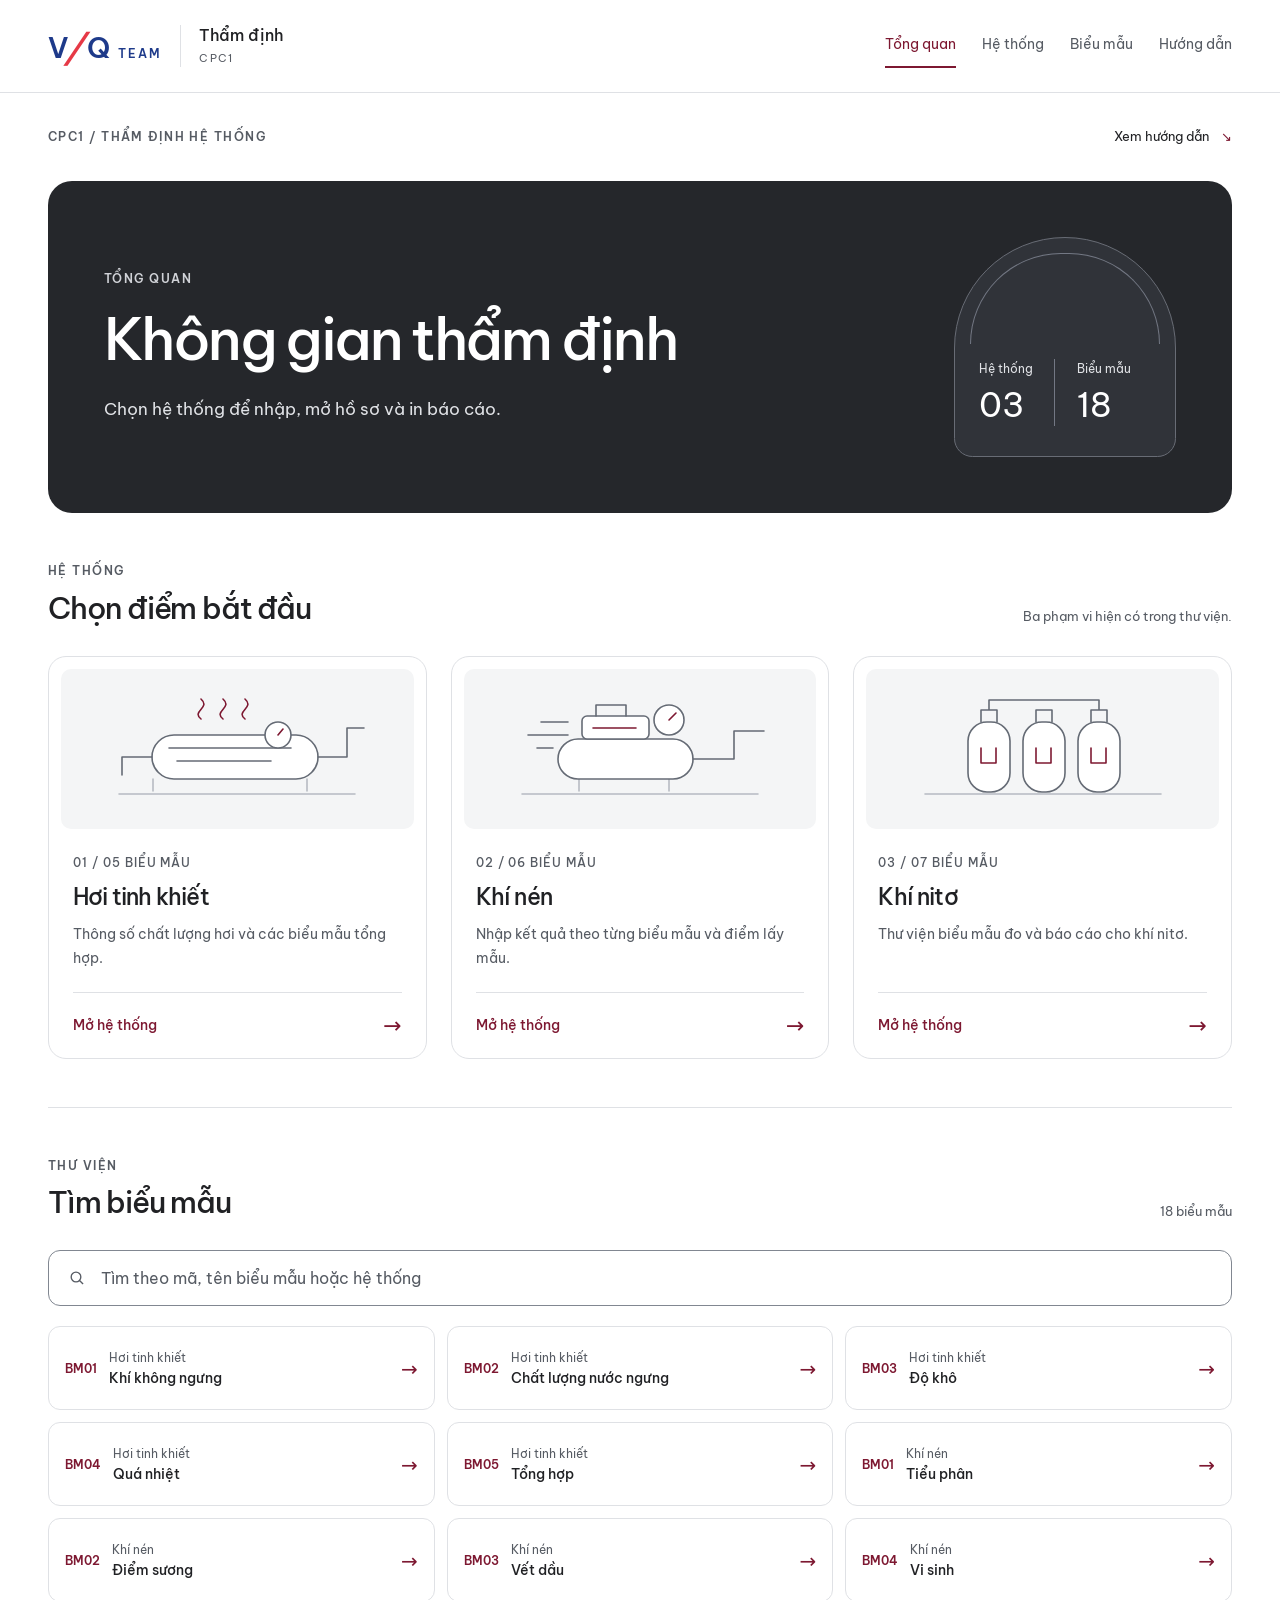
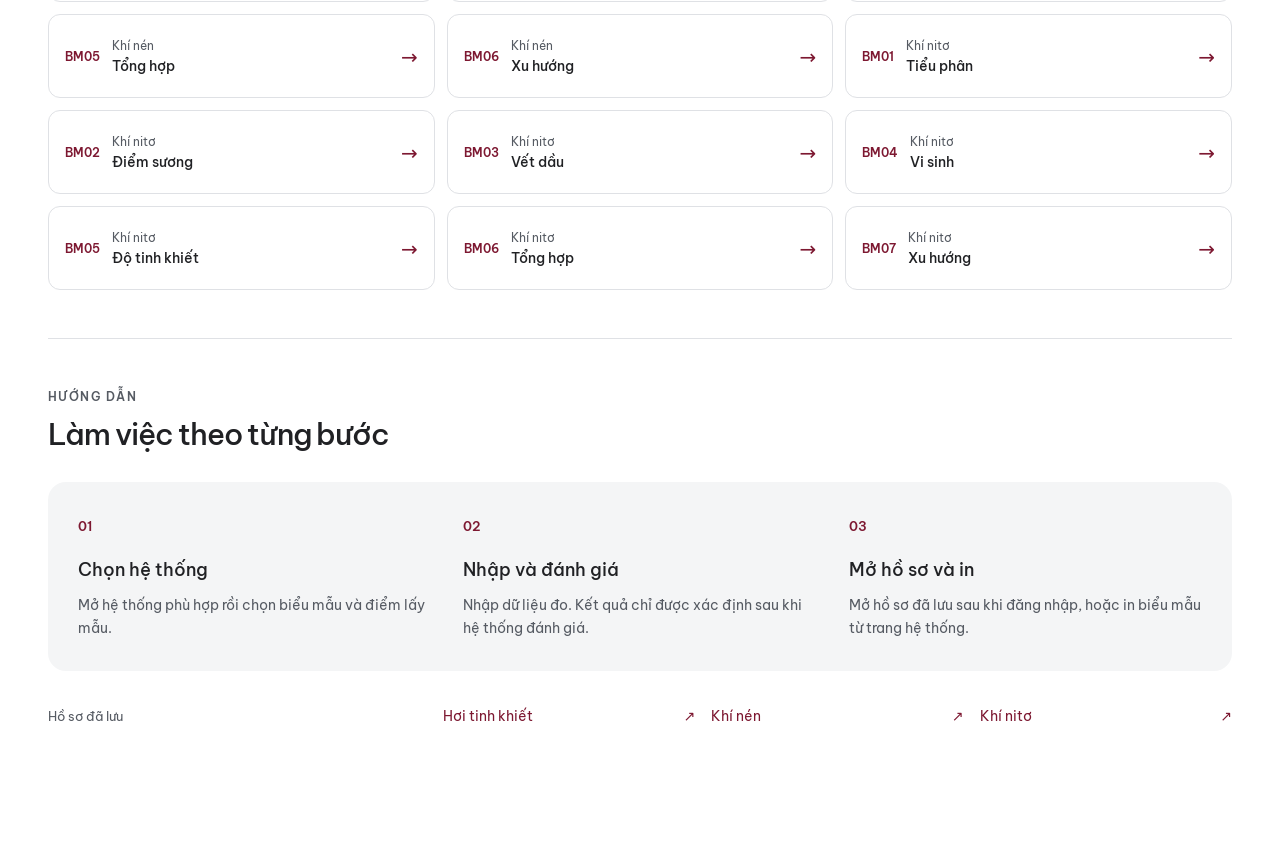
<file: index.html>
<!doctype html>
<html lang="vi">
  <head>
    <meta charset="utf-8" />
    <meta name="viewport" content="width=device-width, initial-scale=1" />
    <meta name="color-scheme" content="light" />
    <title>Thẩm định | CPC1</title>
    <link rel="stylesheet" href="./theme.css" />
    <link rel="stylesheet" href="./home.css" />
    <link rel="stylesheet" href="./brand.css">
  <link rel="icon" type="image/svg+xml" href="./favicon.svg">
</head>
  <body>
    <a class="skip-link" href="#main-content">Bỏ qua điều hướng</a>
    <div class="home-shell">
      <aside class="home-sidebar" aria-label="Điều hướng chính">
        <a class="home-brand" href="./index.html" aria-label="V/Q team, Thẩm định, trang tổng quan"><span class="vq-wordmark" role="img" aria-label="V/Q team"><b>V</b><i aria-hidden="true">/</i><b>Q</b><small>team</small></span><span class="brand-product"><strong>Thẩm định</strong><small>CPC1</small></span></a>
        <nav class="primary-nav" aria-label="Khu vực">
          <a href="#tong-quan" aria-current="page"
            ><svg viewBox="0 0 24 24" aria-hidden="true">
              <path
                d="M4 4h6v6H4zM14 4h6v6h-6zM4 14h6v6H4zM14 14h6v6h-6z"
              /></svg
            >Tổng quan</a
          ><a href="#he-thong"
            ><svg viewBox="0 0 24 24" aria-hidden="true">
              <path d="M4 7h16M4 12h16M4 17h10" /></svg
            >Hệ thống</a
          ><a href="#bieu-mau"
            ><svg viewBox="0 0 24 24" aria-hidden="true">
              <path d="M7 3h8l3 3v15H7zM15 3v4h4M10 12h5M10 16h5" /></svg
            >Biểu mẫu</a
          ><a href="#huong-dan"
            ><svg viewBox="0 0 24 24" aria-hidden="true">
              <circle cx="12" cy="12" r="8" />
              <path
                d="M9.8 9a2.4 2.4 0 1 1 3.7 2c-.9.5-1.5 1-1.5 2.1M12 16.8h.01"
              /></svg
            >Hướng dẫn</a
          >
        </nav>
        <p class="sidebar-note">
          Không gian làm việc cho hồ sơ thẩm định hệ thống.
        </p>
      </aside>
      <main id="main-content" tabindex="-1">
        <header class="home-header">
          <p class="section-kicker">CPC1 / THẨM ĐỊNH HỆ THỐNG</p>
          <a class="header-guide" href="#huong-dan"
            >Xem hướng dẫn <span aria-hidden="true">↘</span></a
          >
        </header>
        <section id="tong-quan" class="intro" aria-labelledby="page-title">
          <div>
            <p class="eyebrow">TỔNG QUAN</p>
            <h1 id="page-title">Không gian thẩm định</h1>
            <p class="lede">Chọn hệ thống để nhập, mở hồ sơ và in báo cáo.</p>
          </div>
          <dl class="scope-counts" aria-label="Phạm vi thư viện hiện có">
            <div>
              <dt>Hệ thống</dt>
              <dd>03</dd>
            </div>
            <div>
              <dt>Biểu mẫu</dt>
              <dd>18</dd>
            </div>
          </dl>
        </section>
        <section
          id="he-thong"
          class="systems-section"
          aria-labelledby="systems-title"
        >
          <div class="section-heading">
            <div>
              <p class="eyebrow">HỆ THỐNG</p>
              <h2 id="systems-title">Chọn điểm bắt đầu</h2>
            </div>
            <p>Ba phạm vi hiện có trong thư viện.</p>
          </div>
          <div class="systems-grid">
            <article class="system-card">
              <div class="card-icon"><svg viewBox="0 0 300 140" aria-hidden="true"><path d="M32 115h236M66 112v-12M220 112v-12" stroke="#b7bbc2"/><rect x="65" y="56" width="166" height="44" rx="22" fill="#fff"/><path d="M82 69h122M90 82h94M231 78h29V49h17M65 78H35V96"/><circle cx="191" cy="56" r="13" fill="#fff"/><path d="m191 56 5-6M114 40c-10-8 10-11 0-20M136 40c-10-8 10-11 0-20M158 40c-10-8 10-11 0-20" stroke="#7d1831"/></svg></div>
              <p class="card-index">01 / 05 BIỂU MẪU</p>
              <h3>Hơi tinh khiết</h3>
              <p>Thông số chất lượng hơi và các biểu mẫu tổng hợp.</p>
              <a href="./steam.html"
                >Mở hệ thống <span aria-hidden="true">→</span></a
              >
            </article>
            <article class="system-card">
              <div class="card-icon"><svg viewBox="0 0 300 140" aria-hidden="true"><path d="M32 115h236M89 100v12M179 100v12" stroke="#b7bbc2"/><rect x="68" y="60" width="135" height="40" rx="20" fill="#fff"/><rect x="92" y="37" width="67" height="23" rx="5" fill="#fff"/><path d="M106 37V26h30v11M203 80h41V52h30M51 43h27M38 56h40M47 69h16"/><circle cx="179" cy="41" r="15" fill="#fff"/><path d="m179 41 7-7M103 49h43" stroke="#7d1831"/></svg></div>
              <p class="card-index">02 / 06 BIỂU MẪU</p>
              <h3>Khí nén</h3>
              <p>Nhập kết quả theo từng biểu mẫu và điểm lấy mẫu.</p>
              <a href="./gas.html?system=air"
                >Mở hệ thống <span aria-hidden="true">→</span></a
              >
            </article>
            <article class="system-card">
              <div class="card-icon"><svg viewBox="0 0 300 140" aria-hidden="true"><path d="M32 115h236" stroke="#b7bbc2"/><rect x="75" y="43" width="42" height="70" rx="19" fill="#fff"/><rect x="130" y="43" width="42" height="70" rx="19" fill="#fff"/><rect x="185" y="43" width="42" height="70" rx="19" fill="#fff"/><path d="M88 43V31h16v12M143 43V31h16v12M198 43V31h16v12M96 31V21h110v10"/><path d="M88 69v15h15V69M143 69v15h15V69M198 69v15h15V69" stroke="#7d1831"/></svg></div>
              <p class="card-index">03 / 07 BIỂU MẪU</p>
              <h3>Khí nitơ</h3>
              <p>Thư viện biểu mẫu đo và báo cáo cho khí nitơ.</p>
              <a href="./gas.html?system=nitrogen"
                >Mở hệ thống <span aria-hidden="true">→</span></a
              >
            </article>
          </div>
        </section>
        <section
          id="bieu-mau"
          class="library-section"
          aria-labelledby="library-title"
        >
          <div class="section-heading">
            <div>
              <p class="eyebrow">THƯ VIỆN</p>
              <h2 id="library-title">Tìm biểu mẫu</h2>
            </div>
            <p id="form-count" aria-live="polite">18 biểu mẫu</p>
          </div>
          <label class="form-search" for="form-search"
            ><svg viewBox="0 0 24 24" aria-hidden="true">
              <circle cx="10.8" cy="10.8" r="5.8" />
              <path d="m15 15 4.3 4.3" /></svg
            ><span class="sr-only">Tìm theo mã, tên biểu mẫu hoặc hệ thống</span
            ><input
              id="form-search"
              type="search"
              placeholder="Tìm theo mã, tên biểu mẫu hoặc hệ thống"
              autocomplete="off"
          /></label>
          <div id="form-results" class="form-results" aria-live="polite"></div>
          <p id="empty-results" class="empty-results" hidden>
            Chưa tìm thấy biểu mẫu phù hợp. Thử tìm theo mã BM hoặc tên hệ
            thống.
          </p>
        </section>
        <section
          id="huong-dan"
          class="guides-section"
          aria-labelledby="guides-title"
        >
          <div class="section-heading">
            <div>
              <p class="eyebrow">HƯỚNG DẪN</p>
              <h2 id="guides-title">Làm việc theo từng bước</h2>
            </div>
          </div>
          <div class="guides-grid">
            <article>
              <span>01</span>
              <h3>Chọn hệ thống</h3>
              <p>Mở hệ thống phù hợp rồi chọn biểu mẫu và điểm lấy mẫu.</p>
            </article>
            <article>
              <span>02</span>
              <h3>Nhập và đánh giá</h3>
              <p>
                Nhập dữ liệu đo. Kết quả chỉ được xác định sau khi hệ thống đánh
                giá.
              </p>
            </article>
            <article>
              <span>03</span>
              <h3>Mở hồ sơ và in</h3>
              <p>
                Mở hồ sơ đã lưu sau khi đăng nhập, hoặc in biểu mẫu từ trang hệ
                thống.
              </p>
            </article>
          </div>
          <div class="record-links" aria-label="Mở hồ sơ đã lưu theo hệ thống">
            <p>Hồ sơ đã lưu</p>
            <a href="./steam.html?view=records"
              >Hơi tinh khiết <span aria-hidden="true">↗</span></a
            ><a href="./gas.html?system=air&amp;view=records"
              >Khí nén <span aria-hidden="true">↗</span></a
            ><a href="./gas.html?system=nitrogen&amp;view=records"
              >Khí nitơ <span aria-hidden="true">↗</span></a
            >
          </div>
        </section>
      </main>
    </div>
    <script src="./home.js" defer></script>
  </body>
</html>
</file>
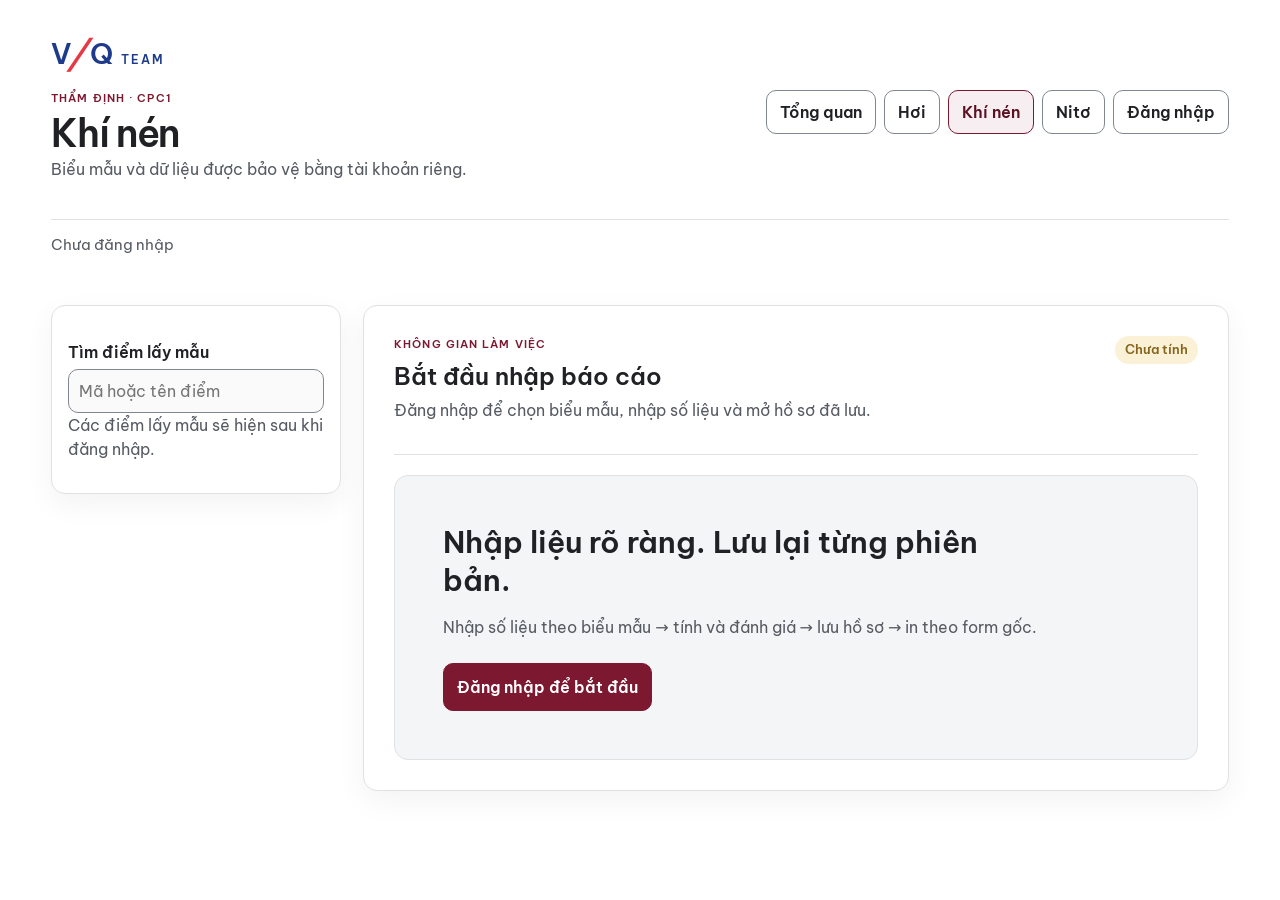
<file: gas.html>
<!doctype html>
<html lang="vi">
<head>
  <meta charset="utf-8">
  <meta name="viewport" content="width=device-width,initial-scale=1">
  <title>Thẩm định | Khí nén và Nitơ</title>
  <link rel="stylesheet" href="./gas.css">
  <link rel="stylesheet" href="./theme.css">
  <link rel="stylesheet" href="./brand.css">
  <link rel="icon" type="image/svg+xml" href="./favicon.svg">
</head>
<body>
  <a class="skip-link" href="#form-body">Đi đến vùng nhập liệu</a>
  <main class="shell">
    <a class="brand-identity" href="./index.html" aria-label="V/Q team, trang tổng quan"><span class="vq-wordmark" role="img" aria-label="V/Q team"><b>V</b><i aria-hidden="true">/</i><b>Q</b><small>team</small></span></a>
    <header class="masthead">
      <div><p class="eyebrow">THẨM ĐỊNH · CPC1</p><h1 id="page-title">Khí nén</h1><p id="formula-version" class="muted">Đang tải cấu hình…</p></div>
      <div class="top-actions"><a class="link-button" href="./index.html">Tổng quan</a><a class="link-button" href="./steam.html">Hơi</a><button id="air" class="system-choice" type="button" aria-pressed="true">Khí nén</button><button id="nitrogen" class="system-choice" type="button" aria-pressed="false">Nitơ</button><button id="auth-button" type="button" hidden>Đăng nhập</button></div>
    </header>
    <p id="connection" class="connection" role="status">Đang kết nối máy chủ…</p>
    <div id="message" class="message" role="status" aria-live="polite"></div>
    <div id="error-summary" class="error-summary" tabindex="-1" hidden></div>
    <div class="workspace">
      <aside class="sidebar" aria-label="Biểu mẫu và điểm lấy mẫu">
        <nav id="form-tabs" class="form-tabs" aria-label="Biểu mẫu"></nav>
        <label class="search-label" for="point-search">Tìm điểm lấy mẫu</label>
        <input id="point-search" type="search" placeholder="Mã hoặc tên điểm">
        <p id="point-count" class="muted"></p>
        <div id="point-list" class="point-list" role="listbox" aria-label="Điểm lấy mẫu"></div>
      </aside>
      <form id="entry-form" novalidate>
        <section class="content" aria-labelledby="form-title">
          <div class="content-heading"><div><p id="form-kind" class="eyebrow"></p><h2 id="form-title">Đang tải</h2><p id="form-description" class="muted"></p></div><span id="form-status" class="status incomplete">Chưa tính</span></div>
          <div id="form-body"></div>
        </section>
        <footer class="actionbar">
          <span id="record-state" class="record-state">Chưa lưu trên hệ thống</span>
          <div class="actions"><button id="draft-download" type="button">Tải bản nháp</button><button id="draft-open" type="button">Mở bản nháp</button><input id="draft-file" type="file" accept="application/json" hidden><button id="record-load" type="button">Hồ sơ đã lưu</button><button id="record-save" type="button">Lưu hồ sơ</button><button id="evaluate" type="submit" class="primary">Tính và đánh giá</button><button id="print" type="button" class="primary">In biểu mẫu</button></div>
        </footer>
      </form>
    </div>
  </main>
  <dialog id="auth-dialog"><form id="auth-form" method="dialog"><h2>Đăng nhập</h2><p>Đăng nhập để mở và lưu hồ sơ trên Supabase.</p><label>Email<input id="auth-email" type="email" autocomplete="email" required></label><label>Mật khẩu<input id="auth-password" type="password" autocomplete="current-password" required></label><p id="auth-error" class="field-error" role="alert"></p><menu><button id="auth-close" type="button">Đóng</button><button class="primary" type="submit">Đăng nhập</button></menu></form></dialog>
  <dialog id="records-dialog"><div class="dialog-content"><div class="dialog-heading"><h2>Hồ sơ khí đã lưu</h2><button id="records-close" type="button">Đóng</button></div><div id="records-list"></div></div></dialog>
  <script src="./runtime-config.js" defer></script>
<script src="./cloud.js" defer></script>
<script src="./gas-api.js" defer></script>
  <script src="./gas.js" defer></script>
</body>
</html>
</file>
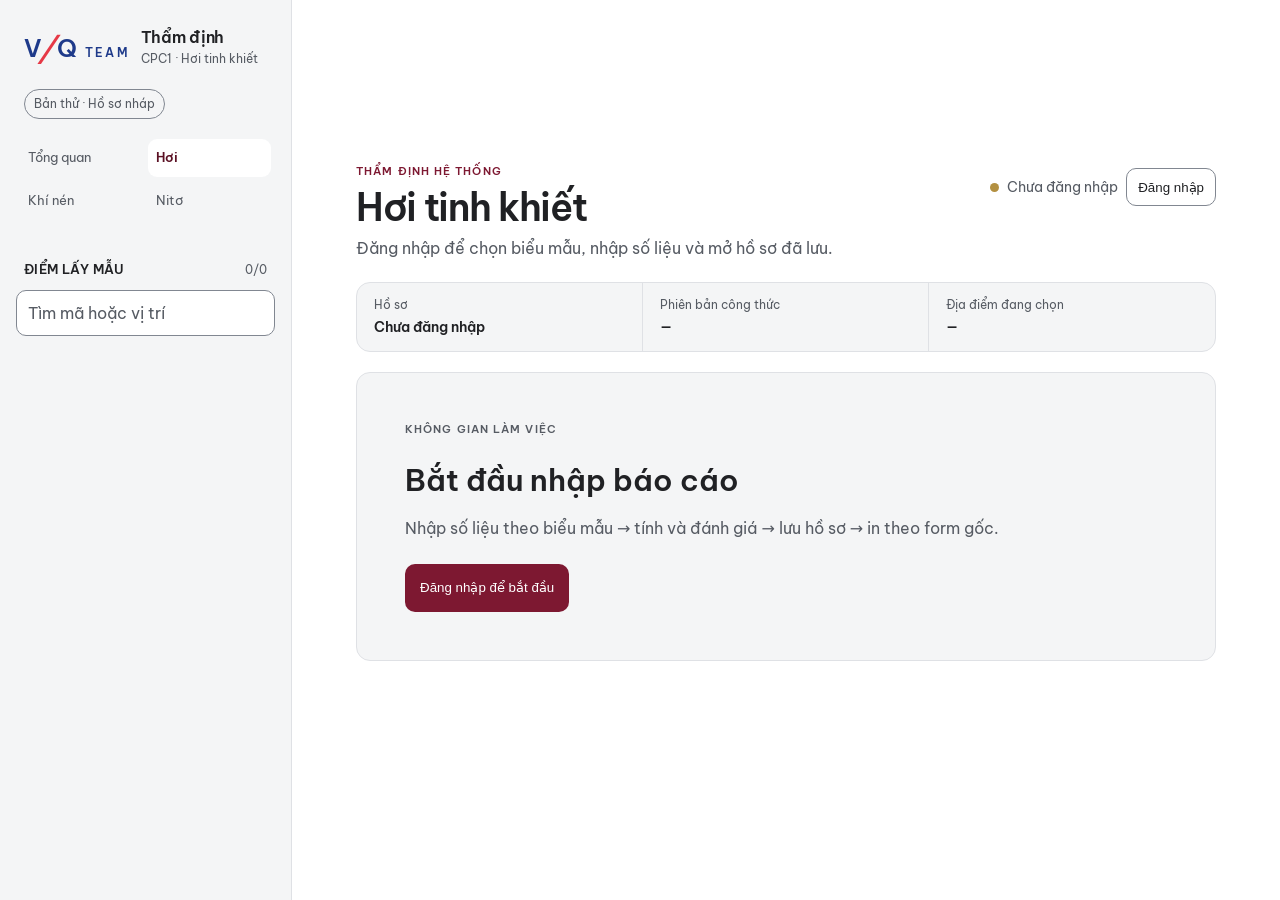
<file: steam.html>
<!doctype html>
<html lang="vi">
<head>
  <meta charset="utf-8">
  <meta name="viewport" content="width=device-width, initial-scale=1">
  <meta name="color-scheme" content="light">
  <title>Thẩm định | Hơi tinh khiết</title>
  <link rel="stylesheet" href="./styles.css">
  <link rel="stylesheet" href="./dialog.css">
  <link rel="stylesheet" href="./responsive.css">
  <link rel="stylesheet" href="./theme.css">
  <link rel="stylesheet" href="./brand.css">
  <link rel="icon" type="image/svg+xml" href="./favicon.svg">
</head>
<body>
  <a class="skip-link" href="#main-content">Bỏ qua điều hướng</a>
  <div class="app-shell">
    <aside class="sidebar" aria-label="Biểu mẫu thử nghiệm">
      <div class="brand"><span class="vq-wordmark" role="img" aria-label="V/Q team"><b>V</b><i aria-hidden="true">/</i><b>Q</b><small>team</small></span><span><strong>Thẩm định</strong><small>CPC1 · Hơi tinh khiết</small></span></div>
      <p class="prototype">Bản thử · Hồ sơ nháp</p>
      <nav class="system-links" aria-label="Chọn hệ thống"><a href="./index.html">Tổng quan</a><a href="./steam.html" aria-current="page">Hơi</a><a href="./gas.html?system=air">Khí nén</a><a href="./gas.html?system=nitrogen">Nitơ</a></nav>
      <nav id="form-nav" class="form-nav" aria-label="Chọn biểu mẫu"></nav>
      <section class="location-panel" aria-labelledby="location-heading">
        <div class="panel-title"><h2 id="location-heading">Điểm lấy mẫu</h2><span id="location-count">0/0</span></div>
        <label class="search"><span class="sr-only">Tìm điểm lấy mẫu</span><input id="location-search" type="search" placeholder="Tìm mã hoặc vị trí"></label>
        <div id="location-list" class="location-list" role="list"></div>
      </section>
    </aside>
    <main id="main-content" class="content" tabindex="-1">
      <header class="topbar">
        <div><p class="eyebrow">THẨM ĐỊNH HỆ THỐNG</p><h1 id="form-title">Đang tải biểu mẫu…</h1><p id="form-subtitle" class="muted">Kết quả chỉ có hiệu lực sau khi máy chủ đánh giá.</p></div>
        <div class="connection"><span id="connection-dot" class="dot" aria-hidden="true"></span><span id="connection-text">Đang kết nối máy chủ</span><button id="auth-button" class="button secondary auth-button" type="button">Đăng nhập</button></div>
      </header>
      <div id="message" class="message" role="status" aria-live="polite" hidden></div>
      <section id="error-summary" class="error-summary" role="alert" tabindex="-1" hidden></section>
      <section class="context-card" aria-label="Thông tin bản thử">
        <div><span>Hồ sơ</span><strong id="record-state">Chế độ xem trước — chưa lưu</strong></div>
        <div><span>Phiên bản công thức</span><strong id="formula-version">—</strong></div>
        <div><span>Địa điểm đang chọn</span><strong id="current-location">—</strong></div>
      </section>
      <form id="entry-form" novalidate>
        <div id="form-body"></div>
        <div class="action-bar">
          <p id="draft-state" class="draft-state">Chưa có kết quả tính.</p>
          <div class="actions">
            <button id="draft-open" class="button secondary" type="button">Mở bản nháp</button>
            <button id="draft-download" class="button secondary" type="button">Tải bản nháp</button>
            <button id="record-load" class="button secondary" type="button">Hồ sơ đã lưu</button>
            <button id="record-save" class="button secondary" type="button">Lưu hồ sơ</button>
            <button id="evaluate" class="button primary" type="submit">Tính và đánh giá</button>
            <button id="print" class="button print" type="button">In biểu mẫu</button>
          </div>
          <input id="draft-file" type="file" accept="application/json,.json" hidden>
        </div>
      </form>
    </main>
  </div>
  <template id="field-template"><div class="field"><label></label><input><p class="field-help"></p><p class="field-error" role="alert"></p></div></template>
  <dialog id="auth-dialog" aria-labelledby="auth-title"><form id="auth-form" class="dialog-form"><div class="dialog-head"><h2 id="auth-title">Đăng nhập CPC1</h2><button id="auth-close" class="dialog-close" type="button" aria-label="Đóng">×</button></div><p>Nhập tài khoản được cấp để truy cập hồ sơ Supabase.</p><label>Email<input id="auth-email" type="email" autocomplete="email" required maxlength="160"></label><label>Mật khẩu<input id="auth-password" type="password" autocomplete="current-password" required maxlength="256"></label><p id="auth-error" class="field-error" role="alert"></p><button class="button primary" type="submit">Đăng nhập</button></form></dialog>
  <dialog id="records-dialog" aria-labelledby="records-title"><section class="dialog-form"><div class="dialog-head"><h2 id="records-title">Hồ sơ đã lưu</h2><button id="records-close" class="dialog-close" type="button" aria-label="Đóng">×</button></div><p id="records-note">Chọn hồ sơ để mở.</p><div id="records-list" class="records-list"></div></section></dialog>
  <script src="./runtime-config.js" defer></script>
  <script src="./cloud.js" defer></script>
  <script src="./api.js" defer></script>
  <script src="./app.js" defer></script>
</body>
</html>
</file>
<file: theme.css>
@font-face {
  font-family: "Be Vietnam Pro";
  src: url("./fonts/BeVietnamPro-Regular.ttf") format("truetype");
  font-style: normal;
  font-weight: 400;
  font-display: swap;
}
@font-face {
  font-family: "Be Vietnam Pro";
  src: url("./fonts/BeVietnamPro-Medium.ttf") format("truetype");
  font-style: normal;
  font-weight: 500;
  font-display: swap;
}
@font-face {
  font-family: "Be Vietnam Pro";
  src: url("./fonts/BeVietnamPro-SemiBold.ttf") format("truetype");
  font-style: normal;
  font-weight: 600;
  font-display: swap;
}

:root {
  --td-bg: #ffffff;
  --td-surface: #ffffff;
  --td-ink: #202124;
  --td-muted: #565b63;
  --td-line: #dfe1e5;
  --td-accent: #7d1831;
  --td-accent-deep: #5b1124;
  --td-accent-soft: #f7eef1;
  --td-pass: #296247;
  --td-pass-soft: #e6f0e9;
  --td-fail: #a63a35;
  --td-fail-soft: #fae9e7;
  --td-warning: #86651d;
  --td-warning-soft: #faf1d7;
  --td-neutral-soft: #f4f5f6;
  --td-control-line: #818791;
  --td-radius: 14px;
  --td-shadow: 0 10px 30px rgb(22 24 28 / 5%);
  --td-focus: #1e3a8a;
}

body { font-family: "Be Vietnam Pro", ui-sans-serif, system-ui, -apple-system, "Segoe UI", Arial, sans-serif; }

@media (max-width: 760px) {
  .shell { padding: 20px 12px 48px; }
  .masthead { display: block; }
  .top-actions { margin-top: 16px; }
  .workspace { grid-template-columns: minmax(0, 1fr); }
  .workspace > .sidebar { position: static; }
  .point-list { max-height: 250px; }
  .content-heading { display: block; }
  .content-heading .status { margin-top: 10px; }
  .summary-row { grid-template-columns: minmax(0, 1fr); }
  .actionbar { position: static; }
  .actionbar .actions { width: 100%; }
  .actionbar .actions button { flex: 1 1 145px; }
}

@media (max-width: 390px) {
  .shell { padding: 14px 8px 32px; }
  .workspace > .content, .workspace > .sidebar { padding: 14px; }
  .actionbar .actions button { flex-basis: 100%; }
  .field-grid { grid-template-columns: minmax(0, 1fr); }
}

@media (prefers-reduced-motion: reduce) {
  *, *::before, *::after { scroll-behavior: auto !important; transition: none !important; }
}
.action-bar[hidden], .actionbar[hidden] { display: none !important; }
.entry-welcome { padding: clamp(24px, 4vw, 48px); border: 1px solid var(--td-line); border-radius: var(--td-radius); background: var(--td-neutral-soft); }
.entry-welcome h2, .entry-welcome h3 { max-width: 28ch; margin-bottom: 16px; font-size: clamp(22px, 3vw, 30px); line-height: 1.25; }
.entry-welcome p { max-width: 58ch; color: var(--td-muted); margin-bottom: 24px; }
.entry-welcome button { min-height: 48px; }

/* Keep each populated trial and its result visible without horizontal scrolling. */
.trial-groups { display: grid; gap: 24px; min-width: 0; }
.trial-group { min-width: 0; margin: 0; padding: 20px; border: 1px solid var(--td-line); border-radius: 16px; }
.trial-group legend { padding: 0 8px; font-size: 16px; font-weight: 600; }
.trial-fields { display: grid; grid-template-columns: repeat(3, minmax(0, 1fr)); gap: 12px 20px; }
.trial-group .result-box { margin-top: 12px; padding-top: 16px; border-top: 1px solid var(--td-line); }
@media (max-width: 1100px) { .trial-fields { grid-template-columns: repeat(2, minmax(0, 1fr)); } }
@media (max-width: 560px) { .trial-group { padding: 16px 12px; } .trial-fields { grid-template-columns: minmax(0, 1fr); } }
@media (min-width: 881px) {
  .app-shell > .sidebar { position: sticky; top: 0; align-self: start; height: 100dvh; min-height: 0; overflow-y: auto; }
  .app-shell > .sidebar > :not(.location-panel) { flex-shrink: 0; }
  .app-shell .location-panel { margin-top: 0; min-height: 180px; flex: 1; }
  .app-shell .location-list { max-height: none; }
}
</file>
<file: home.css>
* { box-sizing: border-box; }
html { scroll-behavior: smooth; scroll-padding-top: 24px; }
body { margin: 0; background: var(--td-bg); color: var(--td-ink); font: 16px/1.65 "Be Vietnam Pro", system-ui, sans-serif; }
.sr-only { position:absolute; width:1px; height:1px; padding:0; margin:-1px; overflow:hidden; clip-path:inset(50%); white-space:nowrap; border:0; }
.skip-link { position:fixed; z-index:20; top:10px; left:10px; padding:12px 18px; background:var(--td-ink); color:white; transform:translateY(-160%); border-radius:8px; }
.skip-link:focus { transform:none; }
.home-shell { min-height:100vh; }
.home-sidebar { display:flex; align-items:center; justify-content:space-between; gap:32px; padding:24px max(32px,calc((100vw - 1184px)/2)); border-bottom:1px solid var(--td-line); background:#fff; }
.home-brand { display:flex; align-items:center; gap:18px; width:max-content; color:inherit; text-decoration:none; }
.home-brand > .brand-product { border-left:1px solid var(--td-line); padding-left:18px; }
.brand-product strong { display:block; font-size:16px; font-weight:500; line-height:1.3; }
.brand-product small { display:block; color:var(--td-muted); font-size:11px; letter-spacing:.12em; margin-top:4px; }
.primary-nav { display:flex; align-items:center; gap:26px; }
.primary-nav a { display:flex; align-items:center; gap:8px; min-height:44px; padding:6px 0; border-bottom:2px solid transparent; color:var(--td-muted); text-decoration:none; font-size:14px; }
.primary-nav a:hover, .primary-nav a[aria-current] { color:var(--td-accent); border-color:var(--td-accent); }
.primary-nav svg { display:none; }
.sidebar-note { display:none; }
main { width:min(1280px,100%); margin:0 auto; padding:0 48px 72px; }
.home-header { display:flex; justify-content:space-between; align-items:center; gap:20px; padding:22px 0; }
.section-kicker, .eyebrow { margin:0; font-size:12px; font-weight:600; letter-spacing:.12em; color:var(--td-muted); }
.header-guide { display:inline-flex; align-items:center; gap:12px; min-height:44px; font-size:13px; text-decoration:none; color:var(--td-ink); }
.header-guide span { color:var(--td-accent); }
.intro { position:relative; display:flex; align-items:center; justify-content:space-between; gap:42px; padding:56px; background:#25272b; color:#fff; border-radius:24px; overflow:hidden; }
.intro > div { flex:1; min-width:0; }
.intro .eyebrow { color:#d0d2d7; }
.intro h1 { max-width:700px; margin:16px 0 22px; font-size:clamp(36px,4.5vw,60px); font-weight:500; line-height:1.18; letter-spacing:-.045em; text-wrap:balance; }
.lede { max-width:560px; margin:0; font-size:17px; line-height:1.75; color:#e0e2e6; }
.scope-counts { position:relative; display:flex; align-items:flex-end; flex:0 0 222px; min-height:220px; margin:0; padding:30px 24px; border:1px solid #686c75; border-radius:120px 120px 20px 20px; background:#303339; }
.scope-counts::before { content:""; position:absolute; inset:15px 15px 112px; border:1px solid #737884; border-bottom:0; border-radius:100px 100px 0 0; pointer-events:none; }
.scope-counts div { flex:1; min-width:0; }
.scope-counts div + div { padding-left:22px; border-left:1px solid #737884; }
.scope-counts dt { font-size:12px; color:#e0e2e6; }
.scope-counts dd { margin:6px 0 0; font-size:34px; font-weight:400; line-height:1.2; }
.systems-section, .library-section, .guides-section { padding:48px 0; }
.library-section, .guides-section { border-top:1px solid var(--td-line); }
.section-heading { display:flex; align-items:flex-end; justify-content:space-between; gap:24px; margin-bottom:28px; }
.section-heading h2 { margin:8px 0 0; font-size:30px; font-weight:500; line-height:1.3; letter-spacing:-.04em; }
.section-heading > p { max-width:270px; margin:0; color:var(--td-muted); font-size:13px; text-align:right; }
.systems-grid { display:grid; grid-template-columns:repeat(3,minmax(0,1fr)); gap:24px; }
.system-card { display:flex; flex-direction:column; padding:12px 12px 0; background:#fff; border:1px solid var(--td-line); border-radius:18px; overflow:hidden; transition:border-color 180ms ease, box-shadow 180ms ease; }
.system-card:hover, .system-card:focus-within { border-color:#a8aab0; box-shadow:0 12px 28px rgb(22 24 28 / 7%); }
.card-icon { display:grid; place-items:center; height:160px; border-radius:10px; background:var(--td-neutral-soft); color:#656b75; }
.card-icon svg { width:100%; height:140px; max-width:300px; fill:none; stroke:currentColor; stroke-width:1.6; stroke-linecap:round; stroke-linejoin:round; }
.card-index { margin:24px 12px 8px; font-size:12px; color:var(--td-muted); letter-spacing:.08em; font-weight:500; }
.system-card h3 { margin:0 12px; font-size:23px; font-weight:500; letter-spacing:-.035em; line-height:1.4; }
.system-card > p:not(.card-index) { margin:10px 12px 22px; font-size:14px; line-height:1.7; color:var(--td-muted); }
.system-card a { display:flex; align-items:center; justify-content:space-between; gap:14px; min-height:54px; margin:auto 12px 0; padding:14px 0; border-top:1px solid var(--td-line); color:var(--td-accent); font-size:14px; font-weight:500; text-decoration:none; }
.system-card a span { font-size:22px; }
.form-search { display:flex; align-items:center; gap:12px; min-height:56px; padding:0 18px; background:#fff; border:1px solid var(--td-control-line); border-radius:12px; }
.form-search:focus-within { outline:2px solid var(--td-focus); outline-offset:3px; }
.form-search svg { width:20px; flex:none; fill:none; stroke:var(--td-muted); stroke-width:1.6; }
.form-search input { width:100%; min-width:0; border:0; outline:0; background:transparent; color:var(--td-ink); font:inherit; }
.form-search input::placeholder { color:var(--td-muted); }
.form-results { display:grid; grid-template-columns:repeat(3,minmax(0,1fr)); gap:12px; margin-top:20px; }
.form-result { display:grid; grid-template-columns:auto minmax(0,1fr) auto; gap:12px; align-items:center; min-height:84px; padding:14px 16px; border:1px solid var(--td-line); border-radius:12px; color:inherit; text-decoration:none; }
.form-result:hover, .form-result:focus-visible { background:var(--td-neutral-soft); border-color:var(--td-control-line); }
.form-code { font-size:12px; font-weight:600; color:var(--td-accent); }
.form-result small, .form-result strong { display:block; }
.form-result small { font-size:12px; color:var(--td-muted); }
.form-result strong { font-size:14px; font-weight:500; line-height:1.45; }
.result-arrow { color:var(--td-accent); font-size:20px; }
.empty-results { margin:0; padding:24px 0; color:var(--td-muted); }
.guides-grid { display:grid; grid-template-columns:repeat(3,minmax(0,1fr)); gap:32px; padding:30px; border-radius:18px; background:var(--td-neutral-soft); }
.guides-grid span { color:var(--td-accent); font-size:13px; font-weight:600; }
.guides-grid h3 { margin:16px 0 10px; font-size:18px; font-weight:500; }
.guides-grid p { margin:0; font-size:14px; color:var(--td-muted); }
.record-links { display:grid; grid-template-columns:1.5fr repeat(3,1fr); gap:16px; align-items:center; padding-top:24px; }
.record-links p { margin:0; color:var(--td-muted); font-size:13px; }
.record-links a { display:flex; justify-content:space-between; align-items:center; min-height:44px; color:var(--td-accent); text-decoration:none; font-size:14px; }
a:focus-visible { outline:2px solid var(--td-focus); outline-offset:4px; border-radius:4px; }
/* Catalogue module keeps a compact, stable form navigation. */
body[data-publication-module] .home-shell { display:grid; grid-template-columns:260px minmax(0,1fr); }
body[data-publication-module] .home-sidebar { display:flex; flex-direction:column; align-items:stretch; justify-content:flex-start; position:sticky; top:0; height:100vh; overflow-y:auto; padding:30px 22px; border-right:1px solid var(--td-line); border-bottom:0; gap:0; }
body[data-publication-module] .home-brand { flex-wrap:wrap; gap:10px; }
body[data-publication-module] main { padding:0 clamp(24px,4vw,60px) 60px; }
body[data-publication-module] .intro { padding:36px; margin-bottom:32px; }
body[data-publication-module] .intro h1 { font-size:clamp(36px,4vw,52px); }
@media(max-width:1000px) {
 .home-sidebar { padding:20px 28px; gap:20px; }
 .primary-nav { gap:18px; }
 main { padding:0 28px 56px; }
 .intro { padding:40px; gap:28px; }
 .scope-counts { flex-basis:190px; min-height:204px; padding:28px 18px; }
 .systems-grid { gap:16px; }
 .system-card h3 { font-size:21px; }
 body[data-publication-module] .home-shell { grid-template-columns:224px minmax(0,1fr); }
 body[data-publication-module] .home-brand > .brand-product { border-left:0; padding-left:0; }
 .form-results { grid-template-columns:repeat(2,minmax(0,1fr)); }
}
@media(max-width:760px) {
 .home-sidebar { display:block; padding:20px 24px 0; }
 .primary-nav { justify-content:space-between; gap:12px; margin-top:18px; }
 .primary-nav a { font-size:13px; }
 main { padding:0 24px 40px; }
 .home-header { padding:14px 0; }
 .section-kicker { font-size:11px; letter-spacing:.04em; }
 .header-guide { font-size:12px; }
 .intro { padding:30px; gap:26px; }
 .intro h1 { font-size:38px; }
 .lede { font-size:16px; }
 .scope-counts { flex-basis:170px; min-height:200px; }
 .systems-grid { grid-template-columns:1fr; }
 .system-card { padding:12px 12px 0; }
 .card-icon { height:180px; }
 .card-icon svg { height:160px; }
 .guides-grid { grid-template-columns:1fr; gap:24px; padding:26px; }
 .guides-grid article + article { padding-top:24px; border-top:1px solid var(--td-line); }
 .record-links { grid-template-columns:1fr 1fr; }
 .record-links p { grid-column:1/-1; }
 body[data-publication-module] .home-shell { display:block; }
 body[data-publication-module] .home-sidebar { position:static; height:auto; padding:22px 24px; border-right:0; border-bottom:1px solid var(--td-line); }
 body[data-publication-module] .home-brand > .brand-product { border-left:1px solid var(--td-line); padding-left:18px; }
 body[data-publication-module] .intro { padding:28px; }
}
@media(max-width:560px) {
 main { padding:0 20px 32px; }
 .home-sidebar { padding-left:20px; padding-right:20px; }
 .intro { display:block; padding:28px; border-radius:18px; }
 .intro h1 { font-size:36px; }
 .scope-counts { margin-top:28px; min-height:0; padding:20px; border-radius:14px; }
 .scope-counts::before { display:none; }
 .scope-counts dd { font-size:28px; }
 .section-heading { align-items:flex-start; gap:20px; }
 .section-heading h2 { font-size:26px; }
 .section-heading > p { max-width:110px; font-size:12px; }
 .systems-section, .library-section, .guides-section { padding:36px 0; }
 .form-results { grid-template-columns:1fr; }
 .record-links { grid-template-columns:1fr; }
}
@media(prefers-reduced-motion:reduce) { html { scroll-behavior:auto; } *, *::before, *::after { transition:none !important; animation:none !important; } }
</file>
<file: brand.css>
/* Static adaptation of the VMP VQWordmark: original navy/red identity. */
.vq-wordmark{display:inline-flex;align-items:baseline;white-space:nowrap;font-family:"Be Vietnam Pro",system-ui,sans-serif;font-size:28px;line-height:1;color:#1e3a8a;letter-spacing:-.04em;flex-shrink:0}
.vq-wordmark b{font-weight:600}.vq-wordmark i{display:inline-block;color:#e63946;font-size:1.22em;font-style:normal;font-weight:600;transform:skewX(-18deg) translateY(2px);margin:0 1px}
.vq-wordmark small{margin-left:9px;font-size:12px;line-height:1;font-weight:600;letter-spacing:.18em;color:#1e3a8a;text-transform:uppercase}
.brand .vq-wordmark{font-size:24px}.brand{flex-wrap:wrap}.brand-identity{display:inline-flex;align-items:center;text-decoration:none;margin-bottom:18px;min-height:40px}
</file>
<file: gas.css>
:root{--ink:var(--td-ink);--muted:var(--td-muted);--navy:var(--td-ink);--teal:var(--td-accent);--paper:var(--td-surface);--bg:var(--td-bg);--line:var(--td-line);--focus:var(--td-focus);--pass:var(--td-pass);--fail:var(--td-fail);--pending:var(--td-warning)}*{box-sizing:border-box}body{margin:0;background:var(--bg);color:var(--ink);font:16px/1.5 Inter,ui-sans-serif,system-ui,-apple-system,"Segoe UI",Arial,sans-serif}.shell{max-width:1540px;margin:auto;padding:32px clamp(16px,4vw,58px) 80px}.masthead{display:flex;justify-content:space-between;gap:24px;align-items:flex-start;border-bottom:1px solid var(--line);padding:0 0 22px}.eyebrow{margin:0 0 6px;color:var(--teal);font-weight:750;font-size:11px;letter-spacing:.1em;text-transform:uppercase}h1,h2,h3,p{margin-top:0}h1{margin-bottom:3px;font-size:clamp(28px,3vw,38px);letter-spacing:-.035em;line-height:1.1}h2{margin-bottom:4px}.muted,.help{color:var(--muted)}.top-actions,.actions{display:flex;gap:8px;flex-wrap:wrap}.link-button,button{min-height:44px;border:1px solid var(--td-control-line);border-radius:10px;padding:9px 13px;background:var(--td-surface);color:var(--ink);font:inherit;font-weight:680;text-decoration:none;cursor:pointer}.link-button:hover,button:hover{background:var(--td-neutral-soft)}button:focus-visible,input:focus-visible,textarea:focus-visible,a:focus-visible{outline:3px solid var(--td-focus);outline-offset:2px}.primary{border-color:var(--td-accent);background:var(--td-accent);color:#fff}.primary:hover{background:var(--td-accent-deep)}.system-choice[aria-pressed=true]{background:var(--td-accent-soft);border-color:var(--td-accent);color:var(--td-accent-deep)}.connection{margin:14px 0 0;color:var(--muted);font-size:.94rem}.message{min-height:1.5em;margin:12px 0;padding:10px 13px;border-radius:11px}.message:not(:empty){background:var(--td-accent-soft);color:var(--td-ink)}.message.error,.field-error{color:var(--fail)}.message.error{background:var(--td-fail-soft)}.error-summary{border:1px solid #e8bbb6;background:var(--td-fail-soft);padding:14px;border-radius:12px;margin:12px 0}.error-summary h2{font-size:1rem}.workspace{display:grid;grid-template-columns:minmax(240px,290px) minmax(0,1fr);gap:22px;align-items:start}.sidebar,.content,.actionbar{background:var(--paper);border:1px solid var(--line);border-radius:var(--td-radius);box-shadow:var(--td-shadow)}.sidebar{padding:16px;position:sticky;top:16px}.form-tabs{display:flex;gap:6px;flex-wrap:wrap;margin-bottom:18px}.tab{min-height:40px;padding:7px 10px}.tab.selected{background:var(--td-accent);border-color:var(--td-accent);color:#fff}.mini-status{display:block;font-size:.72rem;font-weight:500}.search-label{display:block;font-weight:700}.sidebar input{width:100%;min-height:44px;margin-top:5px;padding:9px 10px;border:1px solid var(--td-control-line);border-radius:10px;font:inherit}.point-list{display:grid;gap:5px;max-height:calc(100vh - 330px);overflow:auto}.point{text-align:left;min-height:0;padding:10px;display:grid;gap:2px}.point span:not(.mini-status){font-size:.85rem;font-weight:400}.point small{color:var(--muted)}.point.selected{border-left:4px solid var(--teal);background:var(--td-accent-soft)}.content{padding:clamp(18px,2.5vw,30px)}.content-heading{display:flex;justify-content:space-between;align-items:flex-start;gap:12px;border-bottom:1px solid var(--line);padding-bottom:16px;margin-bottom:20px}.status{display:inline-block;white-space:nowrap;border-radius:999px;padding:4px 10px;font-size:.84rem;font-weight:750}.pass{color:var(--pass);background:var(--td-pass-soft)}.fail,.invalid{color:var(--fail);background:var(--td-fail-soft)}.incomplete,.pending{color:var(--pending);background:var(--td-warning-soft)}.not_configured{color:var(--muted);background:var(--td-neutral-soft)}.point-heading{font-weight:750}.limits,.notice{border-left:4px solid var(--teal);background:var(--td-accent-soft);padding:11px 13px;border-radius:0 10px 10px 0}.notice{border-color:#a57b24;background:var(--td-warning-soft)}.card{margin-top:18px;border:1px solid var(--line);border-radius:13px;padding:19px;background:var(--td-surface)}.card-title h3{margin-bottom:3px;letter-spacing:-.015em}.field-grid{display:grid;grid-template-columns:repeat(auto-fit,minmax(210px,1fr));gap:16px}.field label{display:block;font-weight:700;font-size:.92rem}.field input,.field textarea{display:block;width:100%;min-height:44px;margin-top:5px;padding:9px 10px;border:1px solid var(--td-control-line);border-radius:10px;color:var(--ink);background:var(--td-surface);font:inherit}.field textarea{resize:vertical}.help,.field-error{display:block;margin:4px 0 0;font-size:.82rem}.field-error:empty{display:none}[aria-invalid=true]{border:2px solid var(--fail)!important}.result-row{margin-top:18px;padding:14px;border-left:4px solid currentColor;border-radius:0 10px 10px 0;display:grid;gap:4px;background:var(--td-neutral-soft)}.result-row.pass{background:var(--td-pass-soft)}.result-row.fail,.result-row.invalid{background:var(--td-fail-soft)}.result-row.incomplete,.result-row.pending{background:var(--td-warning-soft)}.summary-row{display:grid;grid-template-columns:minmax(160px,1fr) auto minmax(230px,1fr);gap:12px;align-items:center;padding:13px 0;border-bottom:1px solid var(--line)}.source-context{white-space:pre-wrap;overflow:auto;max-height:300px;font:12px/1.4 ui-monospace,monospace}.assumptions{margin-top:18px;padding:13px;border:1px solid #d6c18a;border-radius:12px;background:var(--td-warning-soft)}.assumptions summary{cursor:pointer;font-weight:700}.actionbar{position:sticky;bottom:12px;margin-top:18px;padding:12px 14px;display:flex;justify-content:space-between;align-items:center;gap:12px;background:rgb(255 255 255 / 96%);backdrop-filter:blur(12px)}.record-state{font-size:.9rem;font-weight:700}dialog{max-width:min(560px,calc(100vw - 24px));border:1px solid var(--line);border-radius:16px;box-shadow:0 18px 55px rgb(22 24 28 / 20%);padding:22px;background:var(--td-surface);color:var(--td-ink)}dialog::backdrop{background:rgb(22 24 28 / 46%)}dialog label{display:block;margin:12px 0;font-weight:700}dialog input{display:block;width:100%;min-height:44px;margin-top:5px;padding:9px 10px;border:1px solid var(--td-control-line);border-radius:10px;font:inherit}dialog menu{display:flex;gap:8px;justify-content:flex-end;padding:0;margin:18px 0 0}.dialog-content{min-width:min(500px,calc(100vw - 64px))}.dialog-heading{display:flex;justify-content:space-between;gap:12px}.saved-record{display:grid;gap:4px;width:100%;margin:6px 0;text-align:left}.skip-link{position:absolute;left:-10000px}.skip-link:focus{left:10px;top:10px;z-index:10;background:var(--td-surface);padding:9px;border-radius:8px}
</file>
<file: styles.css>
:root{--ink:var(--td-ink);--muted:var(--td-muted);--paper:var(--td-bg);--line:var(--td-line);--white:var(--td-surface);--pass:var(--td-pass);--fail:var(--td-fail);--warning:var(--td-warning);--radius:var(--td-radius);--shadow:var(--td-shadow)}*{box-sizing:border-box}body{margin:0;background:var(--paper);color:var(--ink);font:16px/1.5 Inter,ui-sans-serif,system-ui,-apple-system,"Segoe UI",Arial,sans-serif}.sr-only{position:absolute;width:1px;height:1px;overflow:hidden;clip:rect(0,0,0,0)}.skip-link{position:fixed;top:8px;left:8px;z-index:10;padding:10px 14px;border-radius:8px;background:var(--td-surface);color:var(--td-ink);transform:translateY(-160%)}.skip-link:focus{transform:none}.app-shell{min-height:100vh;display:grid;grid-template-columns:292px minmax(0,1fr)}.sidebar{background:var(--td-neutral-soft);color:var(--td-ink);padding:24px 16px;display:flex;flex-direction:column;gap:20px;min-height:100vh;border-right:1px solid var(--td-line)}.brand{display:flex;align-items:center;gap:11px;padding:1px 8px}.brand-mark{display:grid;place-items:center;width:38px;height:38px;border-radius:12px;background:var(--td-accent);color:#fff;font-weight:800;font-size:17px}.brand strong,.brand small{display:block}.brand strong{letter-spacing:-.02em}.brand small{font-size:12px;color:var(--td-muted);margin-top:1px}.prototype{margin:0 8px;padding:5px 9px;width:max-content;border:1px solid var(--td-control-line);border-radius:999px;font-size:12px;color:var(--td-muted)}.system-links{display:grid;grid-template-columns:repeat(2,minmax(0,1fr));gap:5px;padding:0 4px}.system-links a{min-height:38px;padding:9px 8px;border-radius:9px;color:var(--td-muted);text-decoration:none;font-size:13px}.system-links a:hover,.system-links a:focus-visible,.system-links a[aria-current="page"]{background:var(--td-surface);color:var(--td-accent-deep);font-weight:700}.form-nav{display:grid;gap:4px}.nav-button{width:100%;min-height:44px;text-align:left;border:0;border-radius:10px;padding:10px 12px;background:transparent;color:inherit;cursor:pointer;font:inherit}.nav-button:hover,.nav-button:focus-visible{background:#e9ebee}.nav-button[aria-current="page"]{background:var(--td-surface);color:var(--td-accent-deep);font-weight:750;box-shadow:0 2px 7px rgb(22 24 28 / 6%)}.location-panel{margin-top:auto;min-height:0;display:flex;flex-direction:column}.panel-title{display:flex;justify-content:space-between;align-items:center;padding:0 8px}.panel-title h2{font-size:13px;letter-spacing:.03em;text-transform:uppercase;margin:0}.panel-title span{font-size:12px;color:var(--td-muted)}.search input{width:100%;margin:10px 0 8px;border:1px solid var(--td-control-line);border-radius:10px;padding:10px 11px;background:var(--td-surface);color:var(--td-ink);font:inherit}.search input::placeholder{color:var(--td-muted)}.location-list{overflow:auto;max-height:40vh;display:grid;gap:3px;padding-right:2px}.location-button{width:100%;display:flex;align-items:center;gap:8px;padding:9px 8px;border:0;border-radius:9px;background:transparent;color:inherit;text-align:left;cursor:pointer;font:13px/1.25 inherit}.location-button:hover,.location-button:focus-visible{background:#e9ebee}.location-button[aria-current="true"]{background:var(--td-surface);font-weight:650}.loc-status{width:9px;height:9px;border-radius:50%;background:#92969d;flex:0 0 auto}.loc-status.pass{background:var(--td-pass)}.loc-status.fail,.loc-status.invalid{background:var(--td-fail)}.loc-status.incomplete{background:#b39041}.content{padding:42px clamp(20px,5vw,72px) 118px;max-width:1540px;width:100%;margin:auto}.topbar{display:flex;align-items:start;justify-content:space-between;gap:22px;margin-bottom:22px}.eyebrow{color:var(--td-accent);letter-spacing:.1em;font-weight:750;font-size:11px;margin:0 0 6px}h1{font-size:clamp(27px,3vw,38px);letter-spacing:-.035em;line-height:1.12;margin:0}.muted{color:var(--muted);margin:8px 0 0}.connection{display:flex;align-items:center;gap:8px;color:var(--muted);font-size:14px;padding-top:5px}.dot{width:9px;height:9px;border-radius:50%;background:#b39041}.dot.online{background:var(--pass)}.dot.offline{background:var(--fail)}.message,.error-summary{margin:0 0 16px;padding:12px 15px;border-radius:12px;border:1px solid var(--td-line);background:var(--td-accent-soft);color:var(--td-ink)}.message.error,.error-summary{background:var(--td-fail-soft);border-color:#e8bbb6;color:#772d29}.error-summary h2{font-size:16px;margin:0 0 6px}.error-summary ul{margin:0;padding-left:20px}.error-summary a{color:inherit}.context-card{display:grid;grid-template-columns:repeat(3,1fr);background:var(--td-neutral-soft);border:1px solid var(--line);border-radius:14px;margin-bottom:20px}.context-card div{padding:13px 17px;border-right:1px solid var(--line)}.context-card div:last-child{border:0}.context-card span,.meta-label{display:block;color:var(--muted);font-size:12px}.context-card strong{font-size:14px}.card{background:var(--white);border:1px solid var(--line);border-radius:var(--radius);box-shadow:var(--shadow);margin-bottom:20px}.card-head{padding:19px 22px;border-bottom:1px solid var(--line);display:flex;gap:12px;justify-content:space-between;align-items:start}.card h2{font-size:18px;letter-spacing:-.015em;margin:0}.card p{margin:5px 0 0;color:var(--muted);font-size:14px}.card-body{padding:20px 22px}.field-grid{display:grid;grid-template-columns:repeat(3,minmax(180px,1fr));gap:16px}.field{min-width:0}.field label{display:block;font-weight:680;font-size:14px;margin-bottom:6px}.unit{color:var(--muted);font-weight:400}.field input,.field textarea,.field select{width:100%;min-height:44px;border:1px solid var(--td-control-line);border-radius:10px;padding:9px 11px;background:var(--td-surface);color:var(--ink);font:inherit}.field textarea{min-height:92px;resize:vertical}.field input:focus,.field textarea:focus,.field select:focus,button:focus-visible,a:focus-visible{outline:3px solid var(--td-focus);outline-offset:2px}.field input[aria-invalid="true"],.field textarea[aria-invalid="true"],.field select[aria-invalid="true"]{border-color:var(--fail)}.field-help{margin:4px 0 0;color:var(--muted);font-size:12px}.field-error{min-height:1.2em;margin:3px 0 0;color:var(--fail);font-size:13px}.trial-table{width:100%;border-collapse:collapse;min-width:840px}.table-wrap{overflow-x:auto;border:1px solid var(--line);border-radius:12px}.trial-table th,.trial-table td{padding:11px;border-bottom:1px solid var(--line);text-align:left;vertical-align:top}.trial-table th{background:var(--td-neutral-soft);font-size:13px;color:var(--td-ink)}.trial-table tr:last-child td{border-bottom:0}.trial-table input{width:100%;min-width:90px}.trial-table .field{min-width:90px}.readonly{background:var(--td-neutral-soft)!important;color:var(--td-muted)}.status{font-size:13px;font-weight:750}.status.pass{color:var(--pass)}.status.fail,.status.invalid{color:var(--fail)}.status.incomplete{color:var(--warning)}.status.not_applicable{color:var(--muted)}.result-box{border-radius:11px;background:var(--td-neutral-soft);padding:11px;min-width:120px}.result-box strong{display:block;font-size:14px}.meta-grid{display:grid;grid-template-columns:repeat(3,minmax(180px,1fr));gap:16px}.action-bar{position:sticky;bottom:12px;background:rgb(255 255 255 / 96%);backdrop-filter:blur(12px);border:1px solid var(--line);box-shadow:0 8px 28px rgb(22 24 28 / 8%);border-radius:14px;padding:12px 14px;display:flex;justify-content:space-between;align-items:center;gap:12px}.draft-state{margin:0;color:var(--muted);font-size:14px}.actions{display:flex;flex-wrap:wrap;justify-content:flex-end;gap:8px}.button{min-height:44px;border:1px solid transparent;border-radius:10px;padding:10px 14px;font:680 14px/1 inherit;cursor:pointer}.button:disabled{opacity:.55;cursor:not-allowed}.primary{background:var(--td-accent);color:#fff}.primary:hover{background:var(--td-accent-deep)}.secondary{background:var(--td-surface);border-color:var(--td-control-line);color:var(--td-ink)}.secondary:hover{background:var(--td-neutral-soft)}.print{background:var(--td-ink);color:#fff}.print:hover{background:var(--td-ink)}.empty{padding:28px;text-align:center;color:var(--muted)}
</file>
<file: dialog.css>
.auth-button{min-height:38px;padding:7px 11px}dialog{width:min(460px,calc(100% - 30px));border:1px solid var(--td-line);border-radius:16px;padding:0;box-shadow:0 18px 55px rgb(22 24 28 / 20%);color:var(--td-ink);background:var(--td-surface)}dialog::backdrop{background:rgb(22 24 28 / 46%)}.dialog-form{padding:23px;display:grid;gap:12px}.dialog-form p{margin:0;color:var(--td-muted)}.dialog-form label{font-weight:680;font-size:14px}.dialog-form input{width:100%;min-height:44px;margin-top:5px;border:1px solid var(--td-control-line);border-radius:10px;padding:9px 10px;background:var(--td-surface);color:var(--td-ink);font:inherit}.dialog-head{display:flex;align-items:center;justify-content:space-between;gap:12px}.dialog-head h2{margin:0;font-size:20px;letter-spacing:-.02em}.dialog-close{min-width:36px;min-height:36px;border:0;border-radius:9px;background:transparent;font-size:27px;line-height:1;cursor:pointer;color:var(--td-muted)}.dialog-close:hover{background:var(--td-neutral-soft)}.records-list{display:grid;gap:8px;max-height:52vh;overflow:auto}.record-item{display:block;width:100%;padding:13px;border:1px solid var(--td-line);border-radius:11px;background:var(--td-surface);text-align:left;cursor:pointer;font:inherit}.record-item:hover,.record-item:focus-visible{border-color:var(--td-accent);background:var(--td-accent-soft)}.record-item strong,.record-item span{display:block}.record-item span{font-size:13px;color:var(--td-muted)}
</file>
<file: responsive.css>
.app-shell,.content,.sidebar,.location-panel,.location-list,.card,.card-body,.table-wrap{min-width:0}.content{overflow-x:hidden}.table-wrap{max-width:100%;overscroll-behavior-x:contain}@media(max-width:880px){.app-shell{grid-template-columns:1fr}.sidebar{min-height:auto;padding:15px;gap:14px}.location-panel{margin-top:0}.location-list{max-height:190px;grid-template-columns:repeat(2,minmax(0,1fr))}.form-nav{grid-template-columns:repeat(5,minmax(0,1fr))}.nav-button{padding:9px 7px;text-align:center;font-size:12px}.content{padding-top:28px}.topbar{display:block}.connection{margin-top:14px}.field-grid,.meta-grid{grid-template-columns:repeat(2,minmax(0,1fr))}}@media(max-width:560px){.content{padding:22px 12px 108px}.context-card{grid-template-columns:1fr}.context-card div{border-right:0;border-bottom:1px solid var(--line)}.context-card div:last-child{border-bottom:0}.field-grid,.meta-grid{grid-template-columns:1fr}.card-body,.card-head{padding:16px}.action-bar{display:block;max-width:100%;bottom:8px}.actions{margin-top:10px;justify-content:stretch}.actions .button{flex:1 1 135px}.location-list{grid-template-columns:1fr}.system-links{grid-template-columns:repeat(4,minmax(0,1fr))}.system-links a{font-size:11px;padding:8px 5px;text-align:center}.brand{padding-left:0}}@media(prefers-reduced-motion:reduce){*{scroll-behavior:auto!important;transition:none!important}}
</file>
